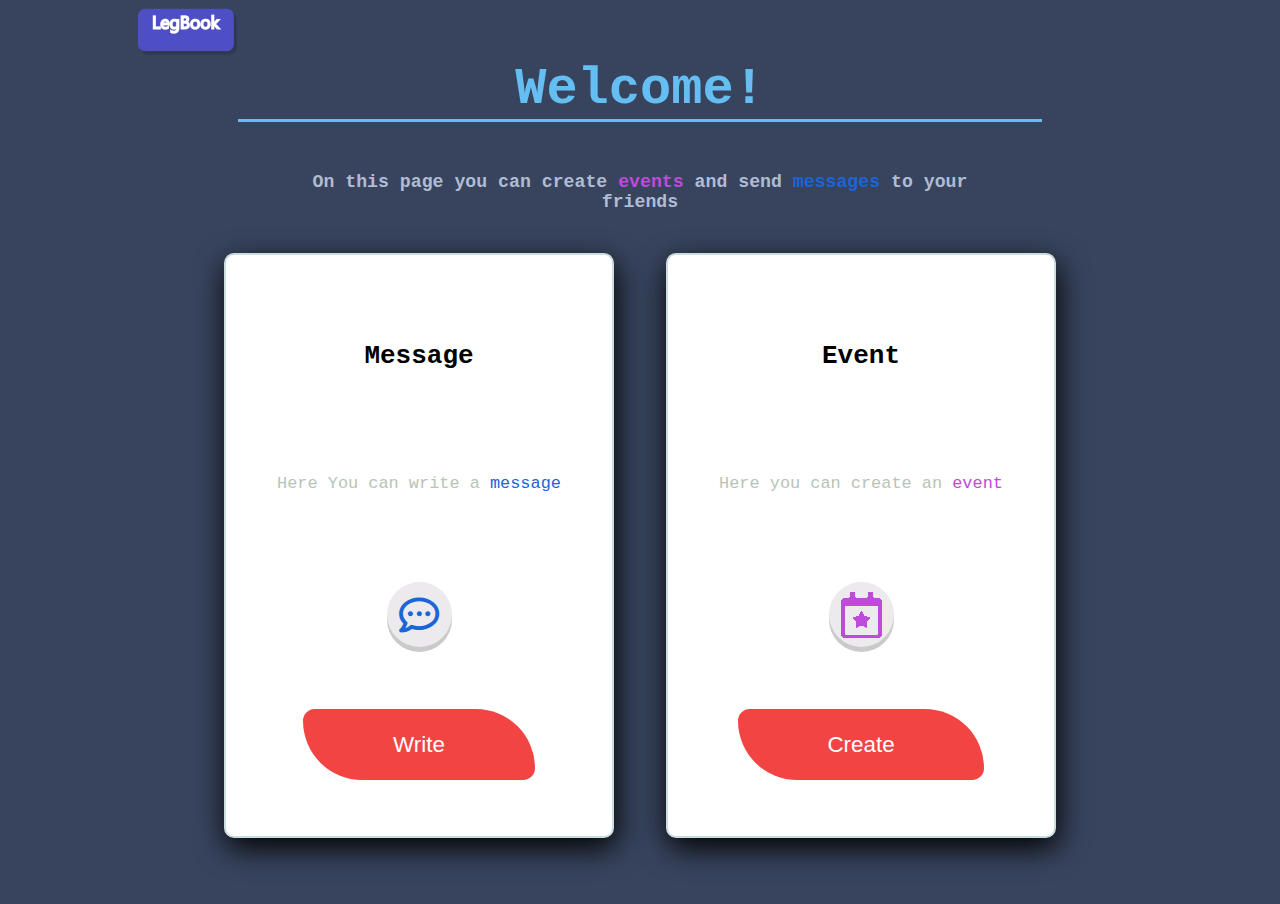
<file: index.html>
<html lang="en">

<head>
    <meta charset="UTF-8">
    <meta name="viewport" content="width=device-width, initial-scale=1.0">
    <title>LegBook</title>
    <link rel="stylesheet" href="src/styles/style.css">
    <link rel="shortcut icon" href="src/images/icon.png">
    <link rel="stylesheet" href="src/styles/fontawesome/css/all.min.css">
</head>

<body>
    <div class="container">
        <header>
            <div class="logo">
                <a href="index.html">
                    <img src="src/images/logo.png" alt="logo">
                </a>
            </div>
            <div class="welcomeBox">
                <h1>Welcome!</h1>
                <h2>
                    On this page you can create <span class="event-color">events</span> and send
                    <span class="message-color">messages</span> to your friends
                </h2>
            </div>
        </header>

        <main>
            <div class="box message">
                <h1 class="label-box">Message</h1>
                <div class="description">
                    Here You can write a&nbsp<span class="message-color">message</span>
                </div>
                <div class="mark">
                    <a href="src/messenger.html">
                        <i class="far fa-comment-dots"></i>
                    </a>
                </div>
                <button class="box-button message-botton">
                <a href="src/messenger.html" class="forwarding-button">Write</a>
            </button>
            </div>

            <div class="box event">
                <h1 class="label-box">Event</h1>
                <div class="description">
                    Here you can create an&nbsp<span class="event-color">event</span>
                </div>
                <div class="mark">
                    <a href="src/events.html"><img src="src/images/event.png" alt="icon event"></a>
                </div>
                <button class="box-button event-botton">
                <a href="src/events.html" class="forwarding-button">Create</a>
            </button>
            </div>
        </main>

    </div>
</body>

</html>
</file>
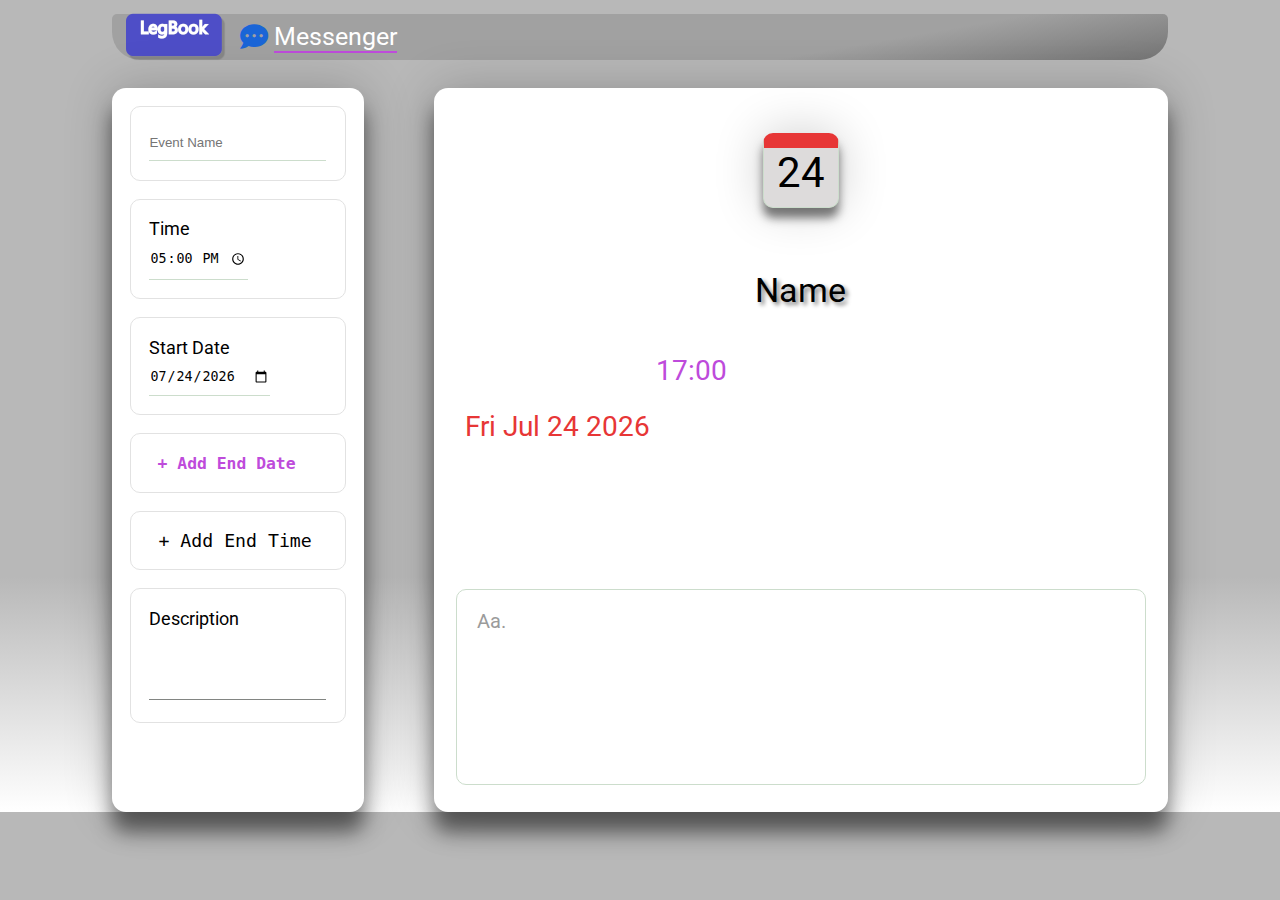
<file: src/events.html>
<!DOCTYPE html>
<html lang="en">

<head>
    <meta charset="UTF-8">
    <meta name="viewport" content="width=device-width, initial-scale=1.0">
    <title>Events | Legbook</title>
    <link rel="stylesheet" href="styles/event/main.css">
    <link rel="stylesheet" href="styles/event/rwd.css">
    <link rel="stylesheet" href="styles/event/animatedStyle.css">
    <link rel="shortcut icon" href="images/icon.png">
    <link rel="stylesheet" href="styles/logo.css">
    <link rel="preconnect" href="https://fonts.gstatic.com">
    <link rel="stylesheet" href="styles/fontawesome/css/all.min.css">
    <link href="https://fonts.googleapis.com/css2?family=Roboto:wght@500&display=swap" rel="stylesheet">
</head>

<body>
    <div class="container">

        <header>
            <div class="logo">
                <a href="index2.html" class="next-page">
                    <img src="images/logo.png" alt="logo">
                </a>
                <a href="messenger.html">
                    <div class="next-page">
                        <i class="fas fa-comment-dots fa-2x messenger-icon"></i>
                        <span>Messenger</span>
                    </div>
                </a>
            </div>
        </header>

        <main>
            <div class="create-event">
                <div class="box-form">
                    <div class="name-label"></div>
                    <input type="text" class="input-form name-input" placeholder="Event Name">
                </div>
                <div class="box-form">
                    <div class="label">Time</div>
                    <input type="time" class="input-form time-input">
                </div>
                <div class="box-form">
                    <div class="label">Start Date</div>
                    <input type="date" class="input-form date-start-value">
                </div>
                <div class="line-form date-end">
                    <samp class="label-end-date-open" title="+ Add End Date"> + Add End Date</samp>
                </div>
                <div class="line-form time-end">
                    <samp class="label-end-time-close"> + Add End Time</samp>
                </div>
                <div class="box-form">
                    <div class="add-description">Description</div>
                    <textarea class="input-form value-description" contenteditable></textarea>
                </div>
            </div>

            <div class="view-event">
                <div class="createD-event">

                    <div class="callendar-page">
                        <div class="callendarStart-page"></div>
                    </div>
                    <div class="date-info dateStart-info"></div>
                    <div class="date-info dateEnd-info"></div>
                    <div class="time">
                        <div class="time-info"></div>
                        <div class="time-end-info"></div>
                    </div>
                    <div class="event-name">Name</div>
                    <div class="description">Aa.</div>
                </div>
            </div>

        </main>

    </div>
    <script type="module" src="script/event/main.js"></script>
</body>

</html>
</file>
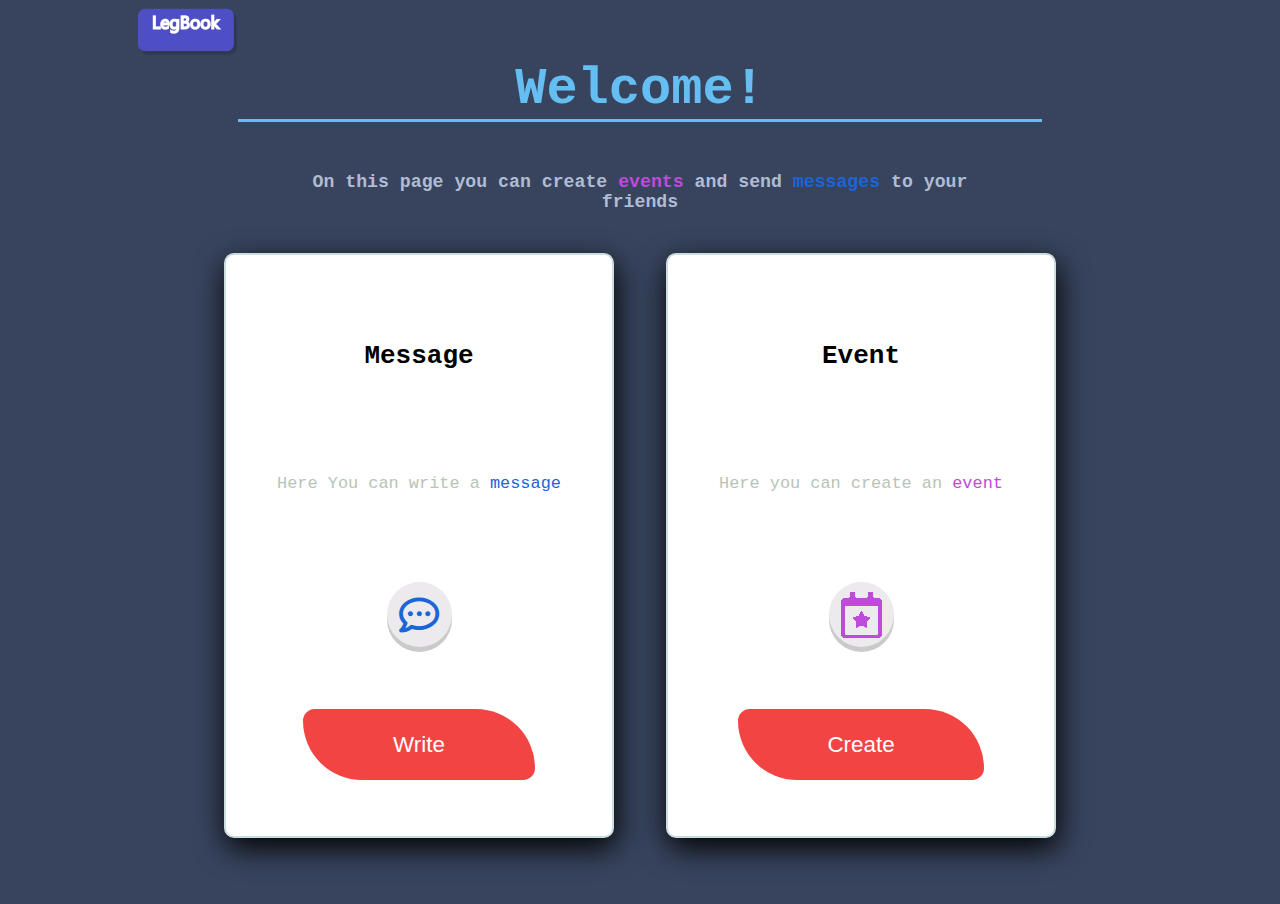
<file: src/index2.html>
<html lang="en">

<head>
    <meta charset="UTF-8">
    <meta name="viewport" content="width=device-width, initial-scale=1.0">
    <title>LegBook</title>
    <link rel="stylesheet" href="styles/style.css">
    <link rel="shortcut icon" href="images/icon.png">
    <link rel="stylesheet" href="styles/fontawesome/css/all.min.css">
</head>

<body>
    <div class="container">
        <header>
            <div class="logo">
                <a href="index2.html">
                    <img src="images/logo.png" alt="logo">
                </a>
            </div>
            <div class="welcomeBox">
                <h1>Welcome!</h1>
                <h2>
                    On this page you can create <span class="event-color">events</span> and send
                    <span class="message-color">messages</span> to your friends
                </h2>
            </div>
        </header>

        <main>
            <div class="box message">
                <h1 class="label-box">Message</h1>
                <div class="description">
                    Here You can write a&nbsp<span class="message-color">message</span>
                </div>
                <div class="mark">
                    <a href="messenger.html">
                        <i class="far fa-comment-dots"></i>
                    </a>
                </div>
                <button class="box-button message-botton">
                <a href="messenger.html" class="forwarding-button">Write</a>
            </button>
            </div>

            <div class="box event">
                <h1 class="label-box">Event</h1>
                <div class="description">
                    Here you can create an&nbsp<span class="event-color">event</span>
                </div>
                <div class="mark">
                    <a href="events.html">
                        <img src="images/event.png" alt="icon event">
                    </a>
                </div>
                <button class="box-button event-botton">
                <a href="events.html" class="forwarding-button">Create</a>
            </button>
            </div>
        </main>

    </div>
</body>

</html>
</file>
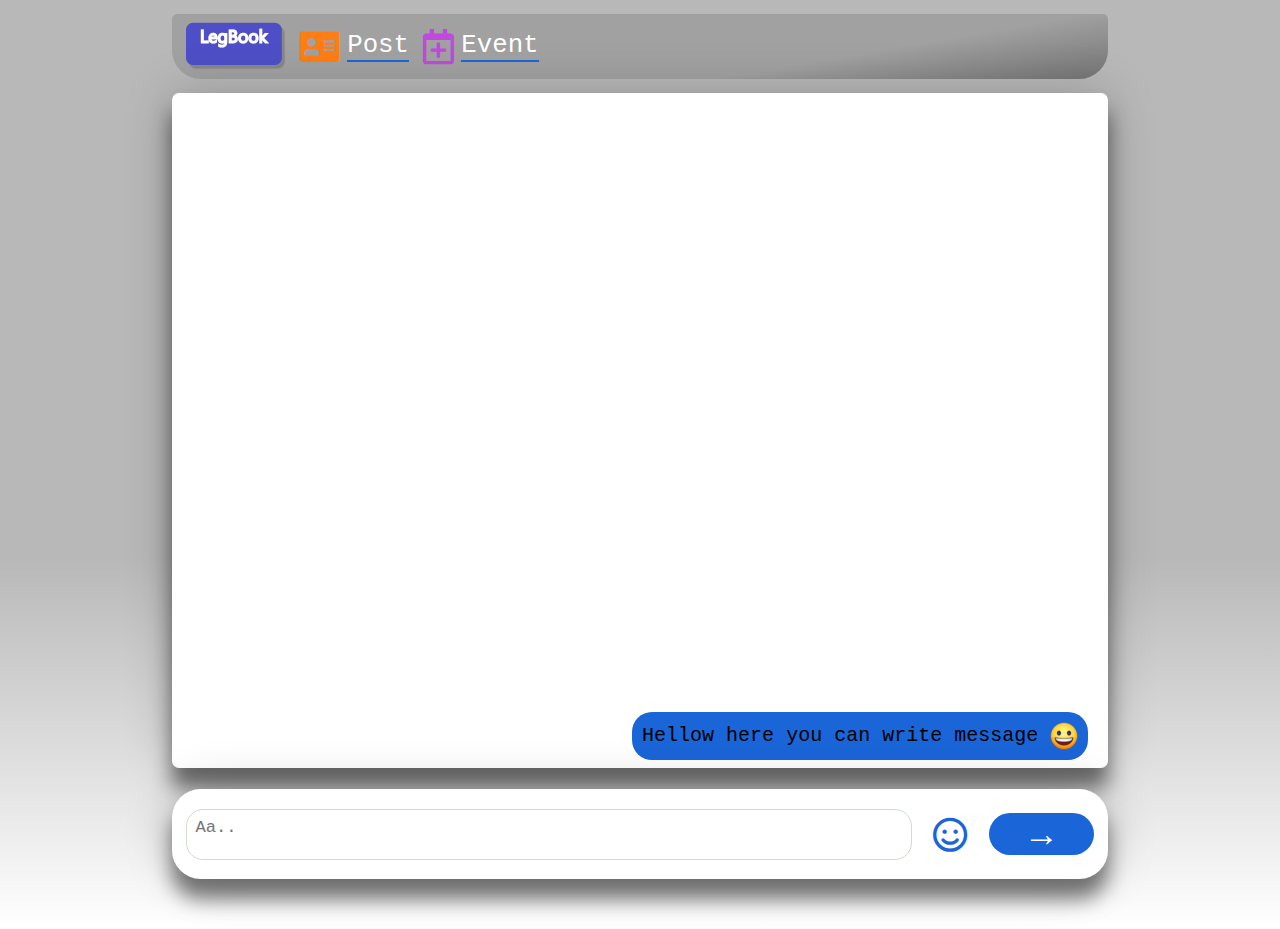
<file: src/messenger.html>
<!DOCTYPE html>
<html lang="en">

<head>
    <meta charset="UTF-8">
    <meta name="viewport" content="width=device-width, initial-scale=1.0">
    <title>Messenger | Legbook</title>
    <link rel="stylesheet" href="styles/messenger/main.css">
    <link rel="stylesheet" href="styles/messenger/RWD.css">
    <link rel="shortcut icon" href="images/icon.png">
    <link rel="stylesheet" href="styles/logo.css">
    <link rel="stylesheet" href="styles/fontawesome/css/all.min.css">
    <link href="https://fonts.googleapis.com/css2?family=Roboto:wght@500&display=swap" rel="stylesheet">
</head>

<body>
    <div class="container">

        <header>
            <div class="logo">
                <a href="index2.html" class="next-page">
                    <img src="images/logo.png" alt="logo">
                </a>
                <a href="posts.html">
                    <div class="next-page">
                        <i class="fas fa-address-card fa-2x post-icon"></i>
                        <span>Post</span>
                    </div>
                </a>

                <a href="events.html">
                    <div class="next-page">
                        <i class="far fa-calendar-plus fa-2x event-icon"></i>
                        <span>Event</span>
                    </div>
                </a>
            </div>
        </header>

        <main>
            <div class="result">
                <span class="add-message">Hellow here you can write message <img src="/src/images/smile.png" alt=""></span>
            </div>
            <div class="writing">
                <form class="text-message">
                    <textarea type="text" placeholder="Aa.." class="input-message" title="If you double click enter, The message will be sent "></textarea>
                    <i class="far fa-smile fa-2x input-emoticone"></i>
                    <input type="submit" class="button-message" value="&#8594">
                </form>
            </div>
        </main>

    </div>
    <script src="script/messenger/main.js" type="module"></script>

</html>
</file>
<file: src/styles/style.css>
*,
*::after,
*::before {
    box-sizing: border-box;
}

body {
    --eventColor: #be4bdb;
    --messageColor: #1a65d7;
    box-sizing: inherit;
    background-color: #38445e;
    font-family: monospace;
}

.container {
    margin: 0;
    display: grid;
    grid-template-columns: 1fr;
    grid-template-rows: 1fr 3.5fr;
    grid-template-areas: "header" "main";
}

header {
    grid-area: header;
    display: flex;
    flex-flow: column;
}

main {
    grid-area: main;
    display: flex;
    justify-content: center;
    flex-wrap: wrap;
}

.logo {
    justify-content: start;
    position: fixed;
}

.welcomeBox {
    display: flex;
    justify-content: center;
    align-items: center;
    flex-flow: column;
    text-align: center;
}

.welcomeBox>h1 {
    width: 80%;
    color: #64bef1;
    font-size: 4em;
    margin-top: 1em;
    text-align: center;
    border-bottom: 3px solid #64bef1;
}

.welcomeBox>h2 {
    color: #b0bcd4;
    font-size: 1.4em;
    width: 70%;
}

.event-color {
    color: var(--eventColor);
}

.message-color {
    color: var(--messageColor);
}

.box {
    background-color: #fff;
    margin: .4em;
    border: 2px solid #cdd;
    box-shadow: 2px 10px 30px black;
    border-radius: 10px;
    width: 20em;
    -webkit-border-radius: 10px;
    -moz-border-radius: 10px;
    -ms-border-radius: 10px;
    -o-border-radius: 10px;
    display: flex;
    flex-direction: column;
    justify-content: center;
    align-items: center;
}

.message,
.event {
    transition: all 0.1s linear;
    -webkit-transition: all 0.1s linear;
    -moz-transition: all 0.1s linear;
    -ms-transition: all 0.1s linear;
    -o-transition: all 0.1s linear;
}

.event:hover {
    color: var(--eventColor);
}

.message:hover {
    color: var(--messageColor);
}

.label-box {
    align-items: flex-start;
    margin: 2em 0;
}

.description {
    color: rgb(183, 196, 183);
    margin: 2em 0;
    font-size: 1.3em;
    display: flex;
    flex-wrap: wrap;
    justify-content: center;
}

.mark {
    width: 65px;
    height: 65px;
    border-radius: 50%;
    -webkit-border-radius: 50%;
    -moz-border-radius: 50%;
    -ms-border-radius: 50%;
    -o-border-radius: 50%;
    background-color: #eceaec;
    box-shadow: 0 5px #c9cac9;
    margin: 1.5em;
    display: flex;
    justify-content: center;
    align-items: center;
}

.mark:hover {
    background-color: #dfdfdf;
    box-shadow: 0 5px 5px #bcbdbc;
}

.box-button {
    margin: 1em;
    font-size: 1.4em;
    padding: 1em 0;
    border-radius: 1em 5em 1em 5em;
    -webkit-border-radius: 1em 5em 1em 5em;
    -moz-border-radius: 1em 5em 1em 5em;
    -ms-border-radius: 1em 5em 1em 5em;
    -o-border-radius: 1em 5em 1em 5em;
    background-color: rgb(243, 68, 68);
    outline: none;
    border: none;
    transition: all 0.3s linear;
    -webkit-transition: all 0.3s linear;
    -moz-transition: all 0.3s linear;
    -ms-transition: all 0.3s linear;
    -o-transition: all 0.3s linear;
}

.fa-comment-dots {
    color: var(--messageColor);
    font-size: 2.5em;
}

.event-botton:hover {
    background-color: var(--eventColor);
}

.message-botton:hover {
    background-color: var(--messageColor);
}

.forwarding-button {
    color: #fff;
    text-decoration: none;
    padding: 4em;
}

@media (min-width: 1260px) {
    .container {
        grid-template-columns: 1fr;
        grid-template-rows: 1fr 3fr;
        grid-template-areas: "header" "main";
        margin: 0 10em;
        overflow: hidden;
    }
    main {
        grid-area: main;
        display: flex;
        justify-content: center;
    }
    .box {
        margin: 2em;
        height: 65vh;
        width: 30em;
    }
    .label-box {
        font-size: 2em;
    }
    .description {
        margin: 3em 0;
    }
    .mark {
        margin: 3em;
    }
    .box-button {
        margin: 1em;
    }
}

@media (max-width: 1260px) and (min-width: 1000px) {
    .container {
        grid-template-columns: 1fr;
        grid-template-rows: 1fr 2fr;
        grid-template-areas: "header" "main";
        margin: 0;
    }
    main {
        grid-area: main;
        display: flex;
        justify-content: center;
    }
    .welcomeBox {
        margin: 0;
    }
    .welcomeBox>h1 {
        font-size: 5em;
        width: 30%;
    }
    .welcomeBox>h2 {
        font-size: 1.4em;
    }
    .box {
        margin: 0 1em;
        height: 65vh;
        width: 30em;
    }
    .label-box {
        font-size: 2.2em;
        margin: 0.5em 0;
    }
    .description {
        font-size: 1.3em;
        margin: 1em;
    }
    .mark {
        margin: 2.5em;
    }
}

@media (max-width: 1000px) and (min-width: 700px) {
    .container {
        grid-template-columns: 1fr;
        grid-template-rows: 1fr 5fr;
        grid-template-areas: "header" "main";
        margin: 0;
    }
    .welcomeBox>h1 {
        font-size: 4em;
        width: 40%;
    }
    .welcomeBox>h2 {
        font-size: 1.2em;
    }
    .label-box {
        font-size: 2em;
        margin: 0.5em 0;
    }
    main {
        grid-area: main;
        display: flex;
        justify-content: center;
    }
    .box {
        margin: 1em;
        height: 60vh;
        width: 30em;
    }
    .description {
        font-size: 1.2em;
        margin: 0.5em;
    }
    .mark {
        margin: 2.5em;
    }
}
</file>
<file: src/styles/event/main.css>
*,
*::after,
*::before {
    box-sizing: border-box;
}

body {
    box-sizing: inherit;
    background: rgb(184, 184, 184);
    background: linear-gradient( 180deg, rgba(184, 184, 184, 1) 71%, rgba(255, 255, 255, 1) 100%);
    font-family: "Roboto";
    font-size: 14px;
    --eventColor: #be4bdb;
    --messageColor: #1a65d7;
    --postColor: #fd7e14;
}

.container {
    display: grid;
    grid-template-columns: 1fr;
    grid-template-rows: 60px 1fr;
    grid-template-areas: "header" "main";
}

header {
    grid-area: header;
    background: linear-gradient(170deg, #a1a1a1 70%, #747474 100%);
    margin-bottom: 1em;
    padding: 0.2em 1em;
    display: flex;
    justify-content: start;
    border-radius: 5px 5px 2em 2em;
    -webkit-border-radius: 5px 5px 2em 2em;
    -moz-border-radius: 5px 5px 2em 2em;
    -ms-border-radius: 5px 5px 2em 2em;
    -o-border-radius: 5px 5px 2em 2em;
}

.logo {
    display: flex;
    align-items: center;
}

.next-page>span {
    border-bottom: 2px solid var(--eventColor);
}

.next-page>i {
    margin-right: 0.2em;
}

.post-icon {
    color: var(--postColor);
}

.messenger-icon {
    color: var(--messageColor);
}

main {
    grid-area: main;
    display: flex;
    flex-flow: column nowrap;
}

.create-event,
.view-event {
    background-color: #fff;
    margin: 0.5em;
    border-radius: 1em;
    -webkit-border-radius: 1em;
    -moz-border-radius: 1em;
    -ms-border-radius: 1em;
    -o-border-radius: 1em;
    box-shadow: 0 20px 20px rgba(0, 0, 0, 0.5), 0px 0px 50px rgba(0, 0, 0, 0.2);
}

.create-event {
    flex: 1;
}

.date-end-el,
.time-end-el {
    padding: 0.5em 0;
    margin-bottom: 0.2em;
}

.line-form,
.box-form {
    margin: 1em;
    padding: 1em;
    font-size: 1.3em;
    border: 1px solid rgb(226, 226, 226);
    border-radius: 10px;
    -webkit-border-radius: 10px;
    -moz-border-radius: 10px;
    -ms-border-radius: 10px;
    -o-border-radius: 10px;
}

.label-end-date-open,
.label-end-date-close,
.label-end-time-open,
.label-end-time-close {
    cursor: pointer;
    padding: 0.5em;
    border: none;
    outline: none;
    background-color: #fff;
}

.label-end-date-open,
.label-end-date-close {
    color: var(--eventColor);
}

.name-input {
    transition: all 0.1s linear;
    -webkit-transition: all 0.1s linear;
    -moz-transition: all 0.1s linear;
    -ms-transition: all 0.1s linear;
    -o-transition: all 0.1s linear;
    cursor: text;
}

.name-input::placeholder {
    transition: all 0.1s linear;
}

.input-form {
    padding: 10px 0;
    outline: none;
    border: none;
    border-bottom: 1px solid #cdc;
}

.add-description {
    margin-bottom: 1em;
}

.value-description {
    width: 100%;
    height: 4em;
    outline: none;
    resize: none;
    border-color: rgb(130, 133, 130);
}

.view-event {
    flex: 1;
}

.createD-event {
    margin: 0.2em;
    display: grid;
    border-radius: 10px;
    -webkit-border-radius: 10px;
    -moz-border-radius: 10px;
    -ms-border-radius: 10px;
    -o-border-radius: 10px;
    grid-template-columns: 1fr;
    grid-template-rows: 2fr 1fr 1fr 1fr 1fr 3fr;
    grid-template-areas: "callendar" "name" "time" "dateS" "dateE" "description";
}

.callendar-page {
    grid: callendar;
    justify-content: space-around;
}

.callendarEnd-page,
.callendarStart-page {
    width: 1.6em;
    height: 1.6em;
    border: 1px solid #cdc;
    border-radius: 10px;
    margin: 1em;
    font-size: 3em;
    background-color: rgb(221, 219, 219);
    box-shadow: 0 10px 10px rgba(0, 0, 0, 0.5), 0px 0px 50px rgba(0, 0, 0, 0.2);
    -webkit-border-radius: 10px;
    -moz-border-radius: 10px;
    -ms-border-radius: 10px;
    -o-border-radius: 10px;
    text-align: center;
}

.callendarStart-page {
    border-top: 15px solid #e73636;
}

.callendarEnd-page {
    border-top: 15px solid #5a58c7;
    transition: all 0.2s linear;
    -webkit-transition: all 0.2s linear;
    -moz-transition: all 0.2s linear;
    -ms-transition: all 0.2s linear;
    -o-transition: all 0.2s linear;
}

.arrow {
    font-size: 3em;
    color: #999999;
    transition: all 0.5s linear;
    -webkit-transition: all 0.5s linear;
    -moz-transition: all 0.5s linear;
    -ms-transition: all 0.5s linear;
    -o-transition: all 0.5s linear;
}

.date-info {
    font-size: 2em;
    margin-left: 1em;
}

.dateStart-info {
    grid-area: dateS;
    color: #e73636;
}

.dateEnd-info {
    grid-area: dateE;
    color: #5a58c7;
    transition: all 0.2s linear;
    -webkit-transition: all 0.2s linear;
    -moz-transition: all 0.2s linear;
    -ms-transition: all 0.2s linear;
    -o-transition: all 0.2s linear;
}

.error-bad-time,
.error-end-date {
    font-size: 1.6em;
    color: #fa5a5a;
    border-bottom: 2px solid #ff8d23;
    border-left: 2px solid #ff8d23;
    padding: 0.2em;
    text-align: center;
    transition: all 0.2s linear;
    border-radius: 5px;
    -webkit-border-radius: 5px;
    -moz-border-radius: 5px;
    -ms-border-radius: 5px;
    -o-border-radius: 5px;
    -webkit-transition: all 0.2s linear;
    -moz-transition: all 0.2s linear;
    -ms-transition: all 0.2s linear;
    -o-transition: all 0.2s linear;
}

.time {
    grid-area: time;
    display: flex;
    justify-content: space-evenly;
    align-self: center;
    flex-direction: row;
}

.label-end-date-open,
.label-end-date-close {
    font-size: 0.9em;
    font-weight: 600;
}

.time-end-info,
.time-info {
    font-size: 2em;
    color: var(--eventColor);
}

.event-name {
    grid-area: name;
    font-size: 2em;
    text-shadow: 3px 3px 4px #818181;
    justify-content: center;
    text-transform: capitalize;
    max-width: 100%;
    max-height: 100%;
    word-wrap: break-word;
}

.description {
    grid-area: description;
    font-size: 1.4em;
    border: 1px solid #cdc;
    margin: 1em;
    padding: 1em;
    border-radius: 10px;
    color: #9b9b9b;
    -webkit-border-radius: 10px;
    -moz-border-radius: 10px;
    -ms-border-radius: 10px;
    -o-border-radius: 10px;
    height: 10em;
    overflow: auto;
    word-wrap: break-word;
    white-space: pre-wrap;
}

.callendar-page,
.event-name {
    display: flex;
    align-items: center;
}
</file>
<file: src/styles/event/rwd.css>
@media (min-width: 1600px) {
    body {
        margin: 1em 12em;
    }
    main {
        flex-flow: row nowrap;
    }
    .create-event {
        margin: 1em 5em 0 0;
    }
    .view-event {
        flex: 3;
        margin: 1em 0 0 0;
    }
    .event-name {
        font-size: 2.5em;
    }
    .createD-event {
        grid-template-columns: 1fr 1fr;
        grid-template-rows: 2fr 1fr 1fr 3fr;
        grid-template-areas: "callendar name" "dateS time" "dateE time" "description description";
    }
    .callendarEnd-page,
    .callendarStart-page {
        width: 2em;
        height: 2em;
    }
    .description {
        height: 15em;
    }
}

@media (min-width: 1400px) and (max-width: 1600px) {
    body {
        margin: 1em 12em;
    }
    main {
        flex-flow: row nowrap;
    }
    .create-event {
        margin: 1em 5em 0 0;
    }
    .view-event {
        flex: 3;
        margin: 1em 0 0 0;
    }
    .event-name {
        font-size: 2.5em;
    }
    .createD-event {
        grid-template-columns: 1fr 1fr;
        grid-template-rows: 2fr 1fr 1fr 3fr;
        grid-template-areas: "callendar name" "dateS time" "dateE time" "description description";
    }
    .callendarEnd-page,
    .callendarStart-page {
        width: 2em;
        height: 2em;
    }
    .description {
        height: 9em;
    }
}

@media (min-width: 1100px) and (max-width: 1400px) {
    body {
        margin: 1em 8em 0 8em;
    }
    main {
        flex-flow: row nowrap;
    }
    .create-event {
        margin: 1em 5em 0 0;
    }
    .view-event {
        flex: 3;
        margin: 1em 0 0 0;
    }
    .event-name {
        font-size: 2.4em;
    }
    .callendarEnd-page,
    .callendarStart-page {
        width: 1.8em;
        height: 1.8em;
    }
}

@media (max-width: 1100px) and (min-width: 1000px) {
    body {
        font-size: 1em;
    }
    main {
        flex-flow: row nowrap;
    }
    .create-event,
    .view-event {
        margin: 1em;
    }
    .value-description {
        font-size: 1em;
    }
    .create-event {
        margin-right: 2em;
        flex: 1;
    }
    .view-event {
        flex: 3;
    }
}

@media (max-width: 1000px) and (min-width: 700px) {
    body {
        font-size: 1.3em;
    }
    .value-description {
        font-size: 1em;
    }
}
</file>
<file: src/styles/logo.css>
.logo {
  --eventColor: #be4bdb;
  --messageColor: #1a65d7;
  --postColor: #fd7e14;
  display: flex;
  justify-content: flex-start;
}
.logo > a {
  text-decoration: none;
}
.next-page {
  margin-right: 1em;
}
.next-page {
  color: #fff;
  display: flex;
  align-items: center;
}
.next-page > span {
  font-size: 0;
}
@media (min-width: 1000px) {
  .next-page > span {
    font-size: 1.8em;
  }
}
</file>
<file: src/styles/messenger/main.css>
*,
*::after,
*::before {
    box-sizing: border-box;
}

body {
    box-sizing: inherit;
    font-family: monospace;
    background: linear-gradient(180deg, #b8b8b8 60%, #fff 100%);
    height: 100vh;
    --eventColor: #be4bdb;
    --messageColor: #1a65d7;
    --postColor: #fd7e14;
    margin: 1em 0.5em;
}

.container {
    display: grid;
    grid-template-columns: 1fr;
    grid-template-rows: 1fr 10fr;
    grid-template-areas: "header" "main";
}

header {
    grid-area: header;
    background: linear-gradient(170deg, #a1a1a1 70%, #747474 100%);
    margin-bottom: 1em;
    padding: .2em 1em;
    display: flex;
    justify-content: start;
    border-radius: 5px 5px 2em 2em;
    -webkit-border-radius: 5px 5px 2em 2em;
    -moz-border-radius: 5px 5px 2em 2em;
    -ms-border-radius: 5px 5px 2em 2em;
    -o-border-radius: 5px 5px 2em 2em;
}

.logo {
    display: flex;
    align-items: center;
}

.next-page>i {
    margin-right: .2em;
}

.next-page>span {
    border-bottom: 2px solid var(--messageColor);
}

.post-icon {
    color: var(--postColor);
}

.event-icon {
    color: var(--eventColor);
}

main {
    grid-area: main;
    display: flex;
    flex-direction: column;
}

.result,
.text-message {
    box-shadow: 0 20px 20px rgba(0, 0, 0, .5), 0px 0px 50px rgba(0, 0, 0, .2);
}

.result {
    border-radius: 0.5em;
    height: 75vh;
    -webkit-border-radius: 0.5em;
    -moz-border-radius: 0.5em;
    -ms-border-radius: 0.5em;
    -o-border-radius: 0.5em;
    background-color: #fff;
    overflow: auto;
    display: flex;
    flex-direction: column-reverse;
    align-items: flex-end;
    max-width: 100vw;
    margin-bottom: 1em;
}

.add-message {
    font-size: 1.4em;
    max-width: 80%;
    margin: 0.4em 1em;
    display: flex;
    align-items: center;
    padding: 0.5em;
    border-radius: 1em;
    background-color: var(--messageColor);
    -webkit-border-radius: 1em;
    -moz-border-radius: 1em;
    -ms-border-radius: 1em;
    -o-border-radius: 1em;
    word-wrap: break-word;
    white-space: pre-wrap;
}

.writing {
    display: flex;
    flex-direction: column;
    margin-top: 0.5em;
}

.text-message {
    background-color: #fff;
    width: 100%;
    height: 10vh;
    padding: 1em;
    display: flex;
    justify-content: space-between;
    align-items: center;
    align-self: center;
    border-radius: 2em;
    -webkit-border-radius: 2em;
    -moz-border-radius: 2em;
    -ms-border-radius: 2em;
    -o-border-radius: 2em;
}

.input-message {
    width: 55%;
    border-radius: 1em;
    outline: none;
    padding: 0.5em;
    font-size: 1.2em;
    border: 0.1px solid #cdc;
    margin-right: 2em;
    resize: none;
    height: 3em;
    word-wrap: break-word;
    white-space: pre-wrap;
    -webkit-border-radius: 1em;
    -moz-border-radius: 1em;
    -ms-border-radius: 1em;
    -o-border-radius: 1em;
}

.is-close {
    opacity: 0;
    transform: translateY(30px);
    -webkit-transform: translateY(30px);
    -moz-transform: translateY(30px);
    -ms-transform: translateY(30px);
    -o-transform: translateY(30px);
}

.is-close-again {
    opacity: 0;
    transform: translateY(-30px);
    -webkit-transform: translateY(-30px);
    -moz-transform: translateY(-30px);
    -ms-transform: translateY(-30px);
    -o-transform: translateY(-30px);
}

.emote-border {
    display: flex;
    flex-flow: row nowrap;
    justify-content: space-around;
    width: 16em;
    height: 12em;
    background-color: #487cca;
    margin: 0 1em 1em 1em;
    position: absolute;
    bottom: 5em;
    right: 29vw;
    padding: 1.8em;
    border-radius: 4em 4em 0px 5.5em;
    -webkit-border-radius: 4em 4em 0px 5.5em;
    -moz-border-radius: 4em 4em 0px 5.5em;
    -ms-border-radius: 4em 4em 0px 5.5em;
    -o-border-radius: 4em 4em 0px 5.5em;
    transition: all .1s linear;
    -webkit-transition: all .1s linear;
    -moz-transition: all .1s linear;
    -ms-transition: all .1s linear;
    -o-transition: all .1s linear;
}

.emote-box {
    background-color: #fff;
    width: 32px;
    height: 32px;
    display: flex;
    align-items: center;
    justify-content: center;
    border-radius: 10px;
    -webkit-border-radius: 10px;
    -moz-border-radius: 10px;
    -ms-border-radius: 10px;
    -o-border-radius: 10px;
    border: 1px solid #bebebe;
    transition: all .3s linear;
    -webkit-transition: all .3s linear;
    -moz-transition: all .3s linear;
    -ms-transition: all .3s linear;
    -o-transition: all .3s linear;
}

.emote-box:hover {
    background-color: #c7c7c7;
    padding: 1.2em;
}

.input-emoticone {
    color: var(--messageColor);
}

.button-message {
    width: 3em;
    font-size: 2em;
    border-radius: 2em;
    outline: none;
    float: right;
    background-color: var(--messageColor);
    color: #fff;
    border: none;
    -webkit-border-radius: 2em;
    -moz-border-radius: 2em;
    -ms-border-radius: 2em;
    -o-border-radius: 2em;
}

.button-message:active {
    background-color: #244ca1;
}
</file>
<file: src/styles/messenger/RWD.css>
@media (min-width: 1400px) {
    body {
        margin: 1em 25em;
        overflow: hidden;
    }
    .emote-border {
        bottom: 14vh;
        right: 27vw;
    }
    .input-message {
        width: 80%;
    }
    .result {
        height: 70vh;
    }
}

@media (min-width: 1100px) and (max-width:1400px) {
    body {
        margin: 1em 12em;
        font-size: 1.1em;
    }
    .input-message {
        width: 80%;
        margin: 0;
    }
    .input-emoticone {
        scale: 1;
    }
    .emote-border {
        bottom: 10vh;
        right: 25vw;
    }
}

@media (max-width: 1100px) and (min-width: 1000px) {
    body {
        margin: 1em 5vw;
        font-size: 1.2em;
    }
    .input-message {
        width: 70%;
    }
    .emote-border {
        bottom: 10vh;
        right: 22vw;
    }
    .input-emoticone {
        scale: 1.5;
    }
    .input-message {
        height: 3em;
        font-size: 1.2em;
    }
}

@media (max-width: 1000px) and (min-width: 700px) {
    body {
        font-size: 1.2em;
    }
    .input-message {
        width: 70%;
    }
    .emote-border {
        bottom: 6em;
        right: 20vw;
    }
}

@media (max-width: 330px) {
    .input-message {
        width: 50%;
    }
}

@media (max-width: 300px) {
    .input-message {
        width: 55%;
    }
    .button-message {
        width: 2em;
    }
}
</file>
<file: src/styles/event/animatedStyle.css>
.removeCallendarEndPage,
.creatingCallendarEndPage,
.creatingInfoEndDate,
.creatingCallendarStartPage,
.createArrow,
.removeArrow,
.createError {
    opacity: 0;
}

.removeCallendarEndPage {
    transform: translateX(-200px) rotate(30deg);
    -webkit-transform: translateX(-200px) rotate(30deg);
    -moz-transform: translateX(-200px) rotate(30deg);
    -ms-transform: translateX(-200px) rotate(30deg);
    -o-transform: translateX(-200px) rotate(30deg);
}

.creatingCallendarEndPage {
    transform: translateX(-200px) rotate(30deg);
    -webkit-transform: translateX(-200px) rotate(30deg);
    -moz-transform: translateX(-200px) rotate(30deg);
    -ms-transform: translateX(-200px) rotate(30deg);
    -o-transform: translateX(-200px) rotate(30deg);
}

.creatingInfoEndDate {
    transform: translateX(-100px) translateY(-50px);
    -webkit-transform: translateX(-100px) translateY(-50px);
    -moz-transform: translateX(-100px) translateY(-50px);
    -ms-transform: translateX(-100px) translateY(-50px);
    -o-transform: translateX(-100px) translateY(-50px);
}

.creatingCallendarStartPage {
    transform: translateX(-200px) rotate(30deg);
    -webkit-transform: translateX(-200px) rotate(30deg);
    -moz-transform: translateX(-200px) rotate(30deg);
    -ms-transform: translateX(-200px) rotate(30deg);
    -o-transform: translateX(-200px) rotate(30deg);
}

.createArrow {
    padding: 1em;
}

.removeArrow {
    padding-left: 1em;
}

.createError {
    transform: translateY(-50px);
    -webkit-transform: translateY(-50px);
    -moz-transform: translateY(-50px);
    -ms-transform: translateY(-50px);
    -o-transform: translateY(-50px);
}
</file>
